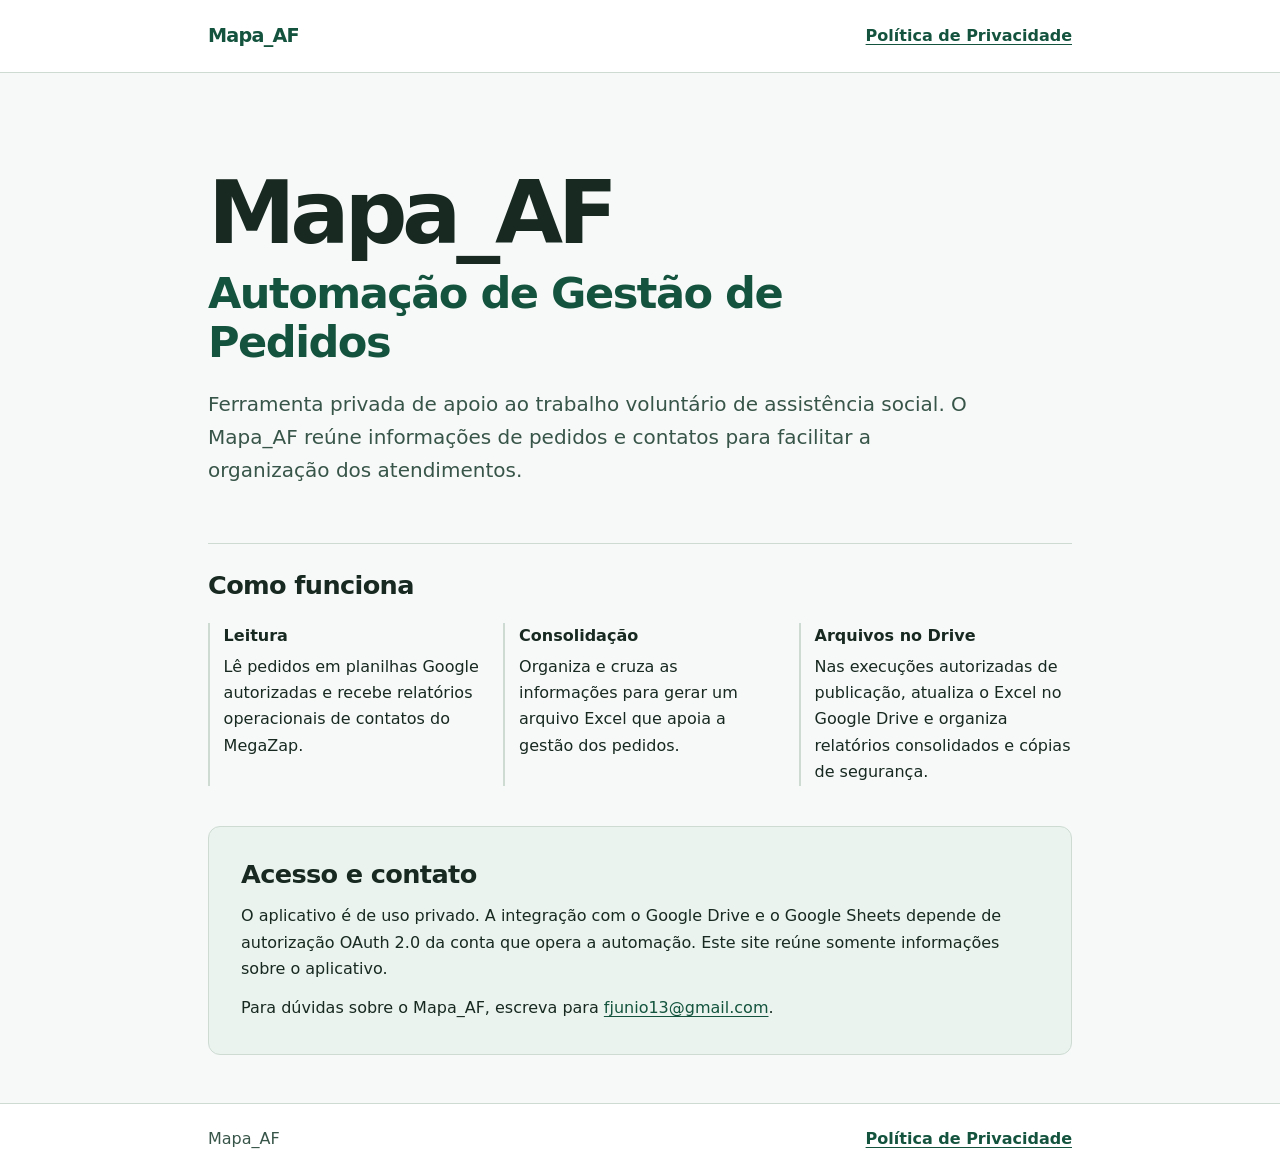
<file: index.html>
<!doctype html>
<html lang="pt-BR">
<head>
  <meta charset="utf-8">
  <meta name="viewport" content="width=device-width, initial-scale=1">
  <meta name="description" content="Mapa_AF é uma automação privada de gestão de pedidos para atividades voluntárias de assistência social.">
  <title>Mapa_AF — Automação de Gestão de Pedidos</title>
  <link rel="stylesheet" href="estilos.css">
</head>
<body>
  <a class="pular" href="#conteudo">Ir para o conteúdo</a>
  <header class="cabecalho">
    <div class="largura barra">
      <a class="marca" href="./" aria-current="page">Mapa_AF</a>
      <nav aria-label="Navegação principal">
        <a href="privacidade/">Política de Privacidade</a>
      </nav>
    </div>
  </header>
  <main id="conteudo" class="largura">
    <section class="abertura">
      <h1>Mapa_AF <span>Automação de Gestão de Pedidos</span></h1>
      <p class="introducao">Ferramenta privada de apoio ao trabalho voluntário de assistência social. O Mapa_AF reúne informações de pedidos e contatos para facilitar a organização dos atendimentos.</p>
    </section>

    <section class="bloco" aria-labelledby="funcionamento">
      <h2 id="funcionamento">Como funciona</h2>
      <dl class="etapas">
        <div>
          <dt>Leitura</dt>
          <dd>Lê pedidos em planilhas Google autorizadas e recebe relatórios operacionais de contatos do MegaZap.</dd>
        </div>
        <div>
          <dt>Consolidação</dt>
          <dd>Organiza e cruza as informações para gerar um arquivo Excel que apoia a gestão dos pedidos.</dd>
        </div>
        <div>
          <dt>Arquivos no Drive</dt>
          <dd>Nas execuções autorizadas de publicação, atualiza o Excel no Google Drive e organiza relatórios consolidados e cópias de segurança.</dd>
        </div>
      </dl>
    </section>

    <section class="bloco acesso" aria-labelledby="acesso">
      <h2 id="acesso">Acesso e contato</h2>
      <p>O aplicativo é de uso privado. A integração com o Google Drive e o Google Sheets depende de autorização OAuth 2.0 da conta que opera a automação. Este site reúne somente informações sobre o aplicativo.</p>
      <p>Para dúvidas sobre o Mapa_AF, escreva para <a href="mailto:fjunio13@gmail.com">fjunio13@gmail.com</a>.</p>
    </section>
  </main>
  <footer class="rodape">
    <div class="largura barra">
      <span>Mapa_AF</span>
      <a href="privacidade/">Política de Privacidade</a>
    </div>
  </footer>
</body>
</html>
</file>
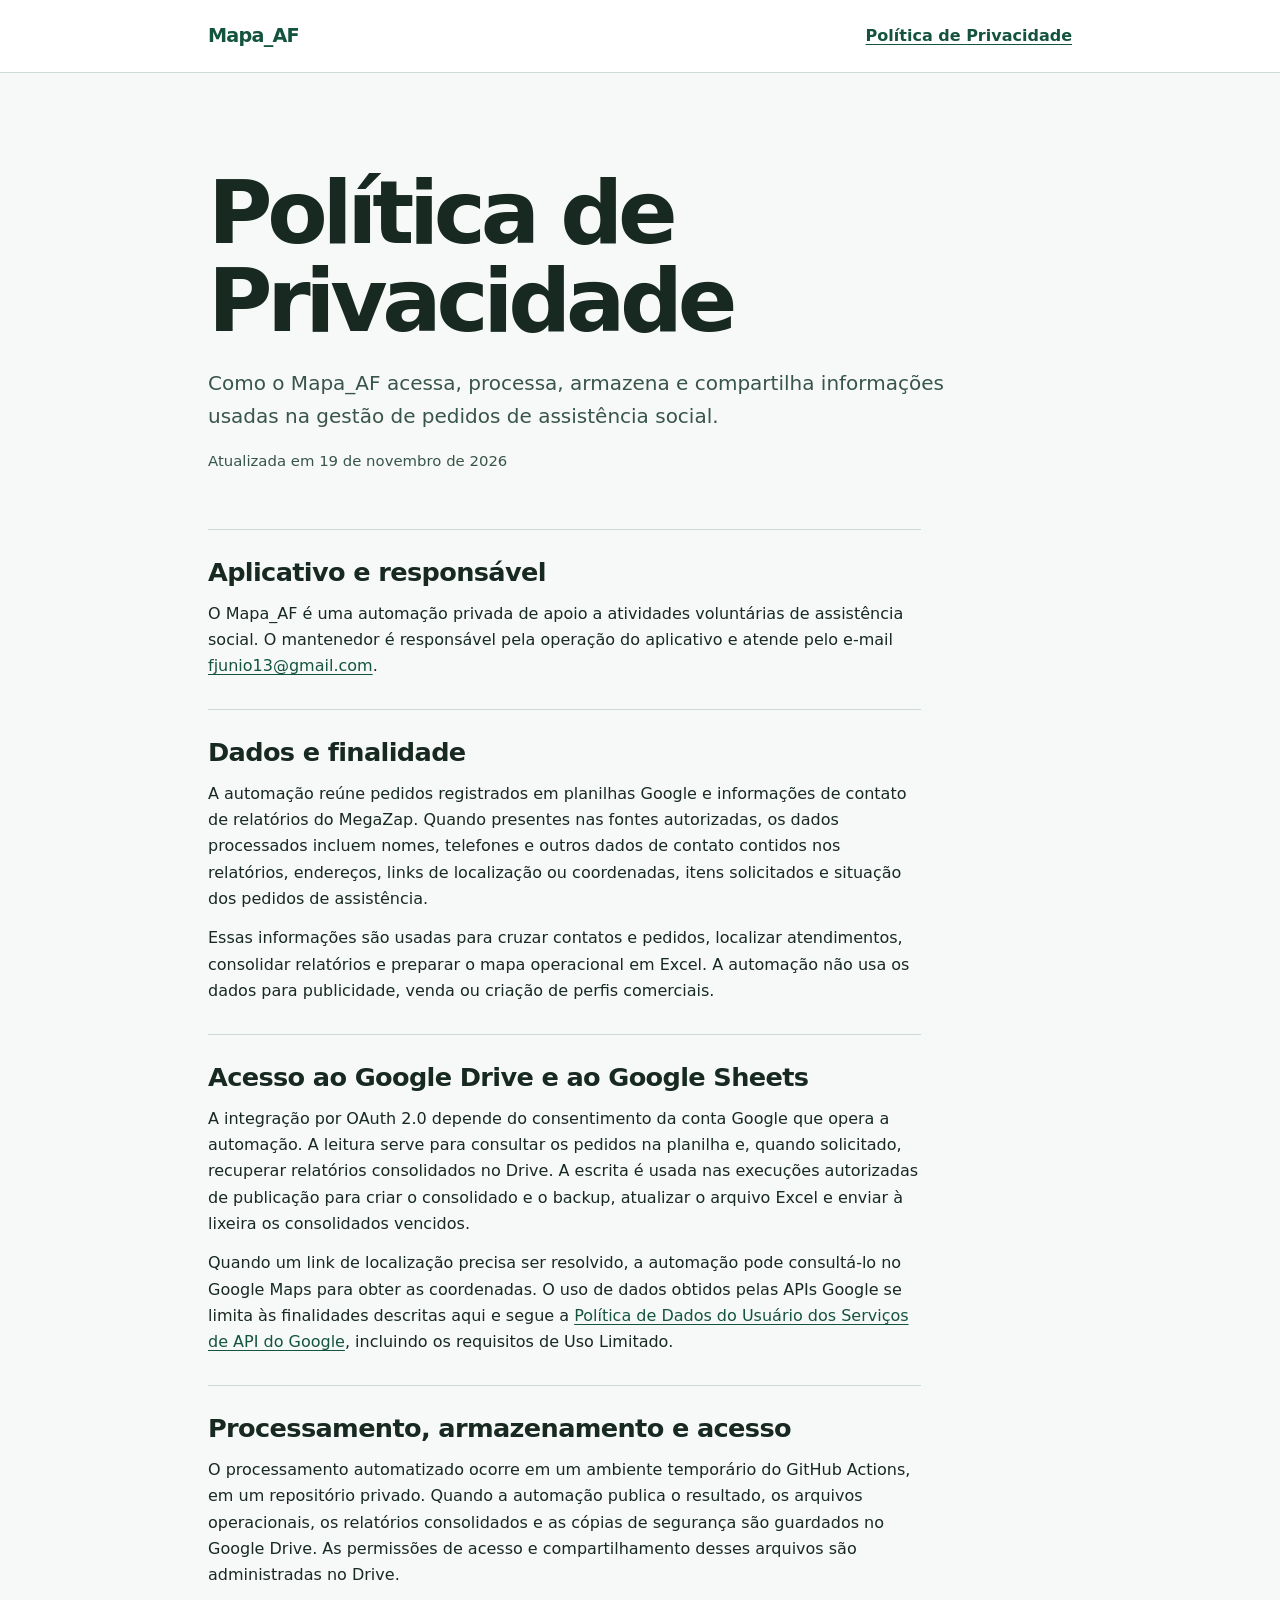
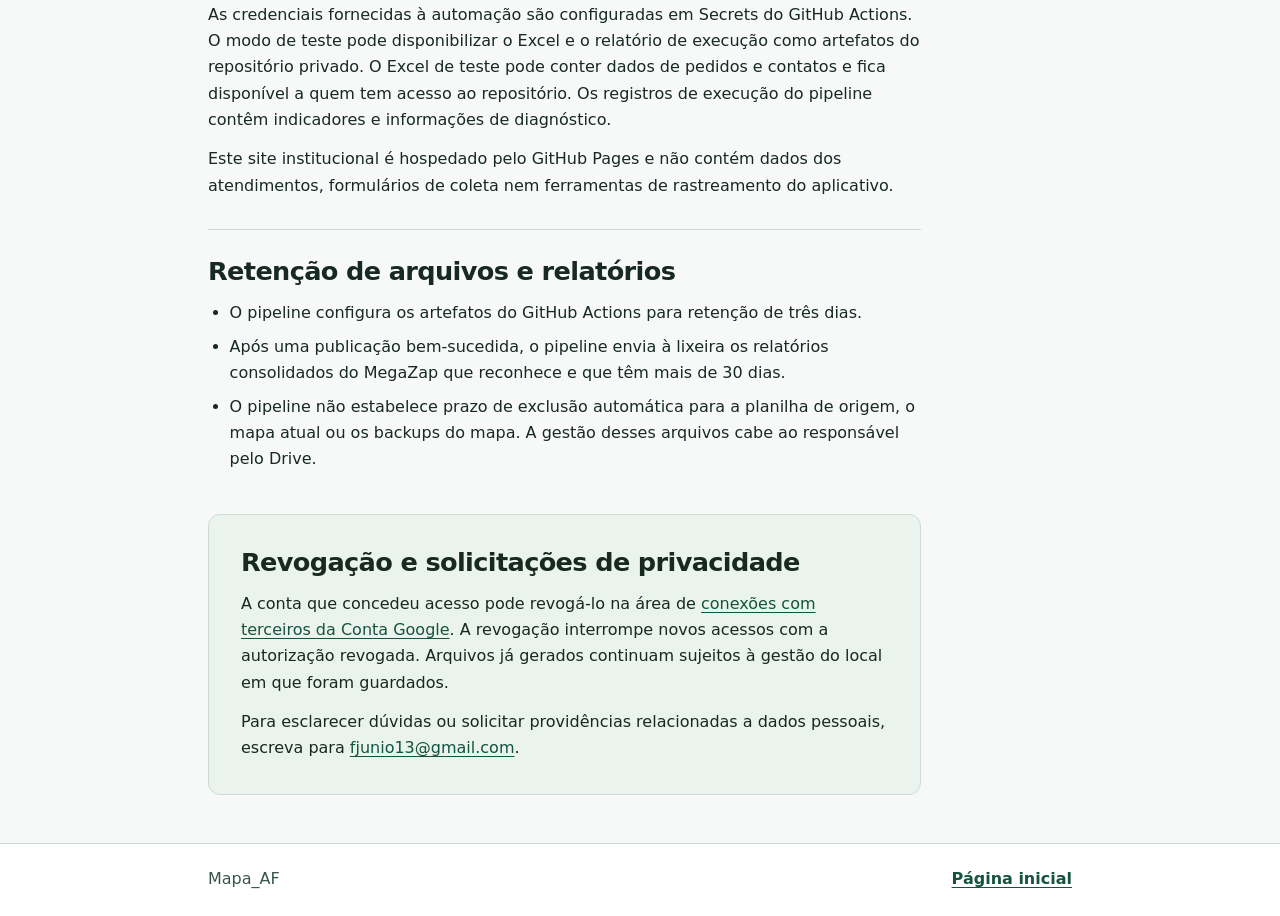
<file: privacidade/index.html>
<!doctype html>
<html lang="pt-BR">
<head>
  <meta charset="utf-8">
  <meta name="viewport" content="width=device-width, initial-scale=1">
  <meta name="description" content="Como o Mapa_AF acessa, usa e armazena dados na automação de gestão de pedidos.">
  <title>Política de Privacidade — Mapa_AF</title>
  <link rel="stylesheet" href="../estilos.css">
</head>
<body>
  <a class="pular" href="#conteudo">Ir para o conteúdo</a>
  <header class="cabecalho">
    <div class="largura barra">
      <a class="marca" href="../">Mapa_AF</a>
      <nav aria-label="Navegação principal">
        <a href="./" aria-current="page">Política de Privacidade</a>
      </nav>
    </div>
  </header>
  <main id="conteudo" class="largura">
    <article class="politica">
      <header class="abertura">
        <h1>Política de Privacidade</h1>
        <p class="introducao">Como o Mapa_AF acessa, processa, armazena e compartilha informações usadas na gestão de pedidos de assistência social.</p>
        <p class="data">Atualizada em <time datetime="2026-11-19">19 de novembro de 2026</time></p>
      </header>

      <section class="bloco" aria-labelledby="responsavel">
        <h2 id="responsavel">Aplicativo e responsável</h2>
        <p>O Mapa_AF é uma automação privada de apoio a atividades voluntárias de assistência social. O mantenedor é responsável pela operação do aplicativo e atende pelo e-mail <a href="mailto:fjunio13@gmail.com">fjunio13@gmail.com</a>.</p>
      </section>

      <section class="bloco" aria-labelledby="dados">
        <h2 id="dados">Dados e finalidade</h2>
        <p>A automação reúne pedidos registrados em planilhas Google e informações de contato de relatórios do MegaZap. Quando presentes nas fontes autorizadas, os dados processados incluem nomes, telefones e outros dados de contato contidos nos relatórios, endereços, links de localização ou coordenadas, itens solicitados e situação dos pedidos de assistência.</p>
        <p>Essas informações são usadas para cruzar contatos e pedidos, localizar atendimentos, consolidar relatórios e preparar o mapa operacional em Excel. A automação não usa os dados para publicidade, venda ou criação de perfis comerciais.</p>
      </section>

      <section class="bloco" aria-labelledby="google">
        <h2 id="google">Acesso ao Google Drive e ao Google Sheets</h2>
        <p>A integração por OAuth 2.0 depende do consentimento da conta Google que opera a automação. A leitura serve para consultar os pedidos na planilha e, quando solicitado, recuperar relatórios consolidados no Drive. A escrita é usada nas execuções autorizadas de publicação para criar o consolidado e o backup, atualizar o arquivo Excel e enviar à lixeira os consolidados vencidos.</p>
        <p>Quando um link de localização precisa ser resolvido, a automação pode consultá-lo no Google Maps para obter as coordenadas. O uso de dados obtidos pelas APIs Google se limita às finalidades descritas aqui e segue a <a href="https://developers.google.com/terms/api-services-user-data-policy">Política de Dados do Usuário dos Serviços de API do Google</a>, incluindo os requisitos de Uso Limitado.</p>
      </section>

      <section class="bloco" aria-labelledby="processamento">
        <h2 id="processamento">Processamento, armazenamento e acesso</h2>
        <p>O processamento automatizado ocorre em um ambiente temporário do GitHub Actions, em um repositório privado. Quando a automação publica o resultado, os arquivos operacionais, os relatórios consolidados e as cópias de segurança são guardados no Google Drive. As permissões de acesso e compartilhamento desses arquivos são administradas no Drive.</p>
        <p>As credenciais fornecidas à automação são configuradas em Secrets do GitHub Actions. O modo de teste pode disponibilizar o Excel e o relatório de execução como artefatos do repositório privado. O Excel de teste pode conter dados de pedidos e contatos e fica disponível a quem tem acesso ao repositório. Os registros de execução do pipeline contêm indicadores e informações de diagnóstico.</p>
        <p>Este site institucional é hospedado pelo GitHub Pages e não contém dados dos atendimentos, formulários de coleta nem ferramentas de rastreamento do aplicativo.</p>
      </section>

      <section class="bloco" aria-labelledby="retencao">
        <h2 id="retencao">Retenção de arquivos e relatórios</h2>
        <ul>
          <li>O pipeline configura os artefatos do GitHub Actions para retenção de três dias.</li>
          <li>Após uma publicação bem-sucedida, o pipeline envia à lixeira os relatórios consolidados do MegaZap que reconhece e que têm mais de 30 dias.</li>
          <li>O pipeline não estabelece prazo de exclusão automática para a planilha de origem, o mapa atual ou os backups do mapa. A gestão desses arquivos cabe ao responsável pelo Drive.</li>
        </ul>
      </section>

      <section class="bloco acesso" aria-labelledby="contato">
        <h2 id="contato">Revogação e solicitações de privacidade</h2>
        <p>A conta que concedeu acesso pode revogá-lo na área de <a href="https://myaccount.google.com/connections">conexões com terceiros da Conta Google</a>. A revogação interrompe novos acessos com a autorização revogada. Arquivos já gerados continuam sujeitos à gestão do local em que foram guardados.</p>
        <p>Para esclarecer dúvidas ou solicitar providências relacionadas a dados pessoais, escreva para <a href="mailto:fjunio13@gmail.com">fjunio13@gmail.com</a>.</p>
      </section>
    </article>
  </main>
  <footer class="rodape">
    <div class="largura barra">
      <span>Mapa_AF</span>
      <a href="../">Página inicial</a>
    </div>
  </footer>
</body>
</html>
</file>
<file: estilos.css>
:root {
  color-scheme: light;
  --fundo: #f7f9f8;
  --superficie: #fff;
  --texto: #172921;
  --suave: #385549;
  --verde: #14543e;
  --linha: #cddbd3;
  --destaque: #eaf3ed;
  font-family: system-ui, -apple-system, BlinkMacSystemFont, "Segoe UI", sans-serif;
  line-height: 1.65;
}

* { box-sizing: border-box; }

body {
  margin: 0;
  color: var(--texto);
  background: var(--fundo);
  font-size: 1rem;
}

.largura {
  width: min(100% - 2.5rem, 54rem);
  margin-inline: auto;
}

a {
  color: var(--verde);
  text-decoration-thickness: .09em;
  text-underline-offset: .18em;
  overflow-wrap: anywhere;
}

a:hover { text-decoration-thickness: .15em; }

a:focus-visible {
  outline: .16rem solid var(--verde);
  outline-offset: .25rem;
}

.pular {
  position: absolute;
  inset: .5rem auto auto .5rem;
  padding: .5rem 1rem;
  background: var(--superficie);
  transform: translateY(-200%);
}

.pular:focus { transform: none; }

.cabecalho {
  background: var(--superficie);
  border-bottom: 1px solid var(--linha);
}

.barra {
  display: flex;
  align-items: center;
  justify-content: space-between;
  flex-wrap: wrap;
  gap: .6rem 1.25rem;
  min-height: 4.5rem;
  padding-block: .75rem;
}

.marca {
  font-size: 1.2rem;
  font-weight: 800;
  letter-spacing: -.04em;
  text-decoration: none;
}

nav a, .rodape a { font-weight: 600; }

.abertura {
  padding-block: clamp(3rem, 8vw, 6rem) clamp(2rem, 5vw, 3.5rem);
}

h1, h2, p { margin-block: 0; }

h1 {
  max-width: 16ch;
  font-size: clamp(2.65rem, 7.8vw, 5.5rem);
  line-height: 1;
  letter-spacing: -.06em;
  overflow-wrap: break-word;
}

h1 span {
  display: block;
  margin-top: .75rem;
  max-width: 20ch;
  font-size: .49em;
  font-weight: 600;
  letter-spacing: -.035em;
  line-height: 1.13;
  color: var(--verde);
}

.introducao {
  max-width: 62ch;
  margin-top: 1.35rem;
  color: var(--suave);
  font-size: clamp(1.08rem, 2.2vw, 1.25rem);
}

.bloco {
  border-top: 1px solid var(--linha);
  padding-block: 1.65rem 1.85rem;
}

h2 {
  margin-bottom: .75rem;
  font-size: clamp(1.25rem, 3vw, 1.6rem);
  line-height: 1.25;
  letter-spacing: -.025em;
}

p + p { margin-top: .8rem; }

.etapas {
  display: grid;
  grid-template-columns: repeat(3, minmax(0, 1fr));
  gap: 1.4rem;
  margin: 1.3rem 0 0;
}

.etapas div {
  border-inline-start: .15rem solid var(--linha);
  padding-inline-start: .85rem;
}

dt {
  margin-bottom: .25rem;
  font-weight: 700;
}

dd { margin: 0; }

.acesso {
  background: var(--destaque);
  border: 1px solid var(--linha);
  border-radius: .75rem;
  padding: clamp(1.1rem, 4vw, 2rem);
  margin-block: .7rem 3rem;
}

.politica h1 { max-width: 19ch; }

.politica .bloco { max-width: 70ch; }

.politica ul {
  margin-block: .5rem 0;
  padding-inline-start: 1.35rem;
}

.politica li + li { margin-top: .45rem; }

.data {
  margin-top: 1rem;
  color: var(--suave);
  font-size: .93rem;
}

.rodape {
  border-top: 1px solid var(--linha);
  color: var(--suave);
  background: var(--superficie);
}

@media (max-width: 37rem) {
  .largura { width: calc(100% - 2rem); }
  .etapas { grid-template-columns: 1fr; gap: 1rem; }
}
</file>
